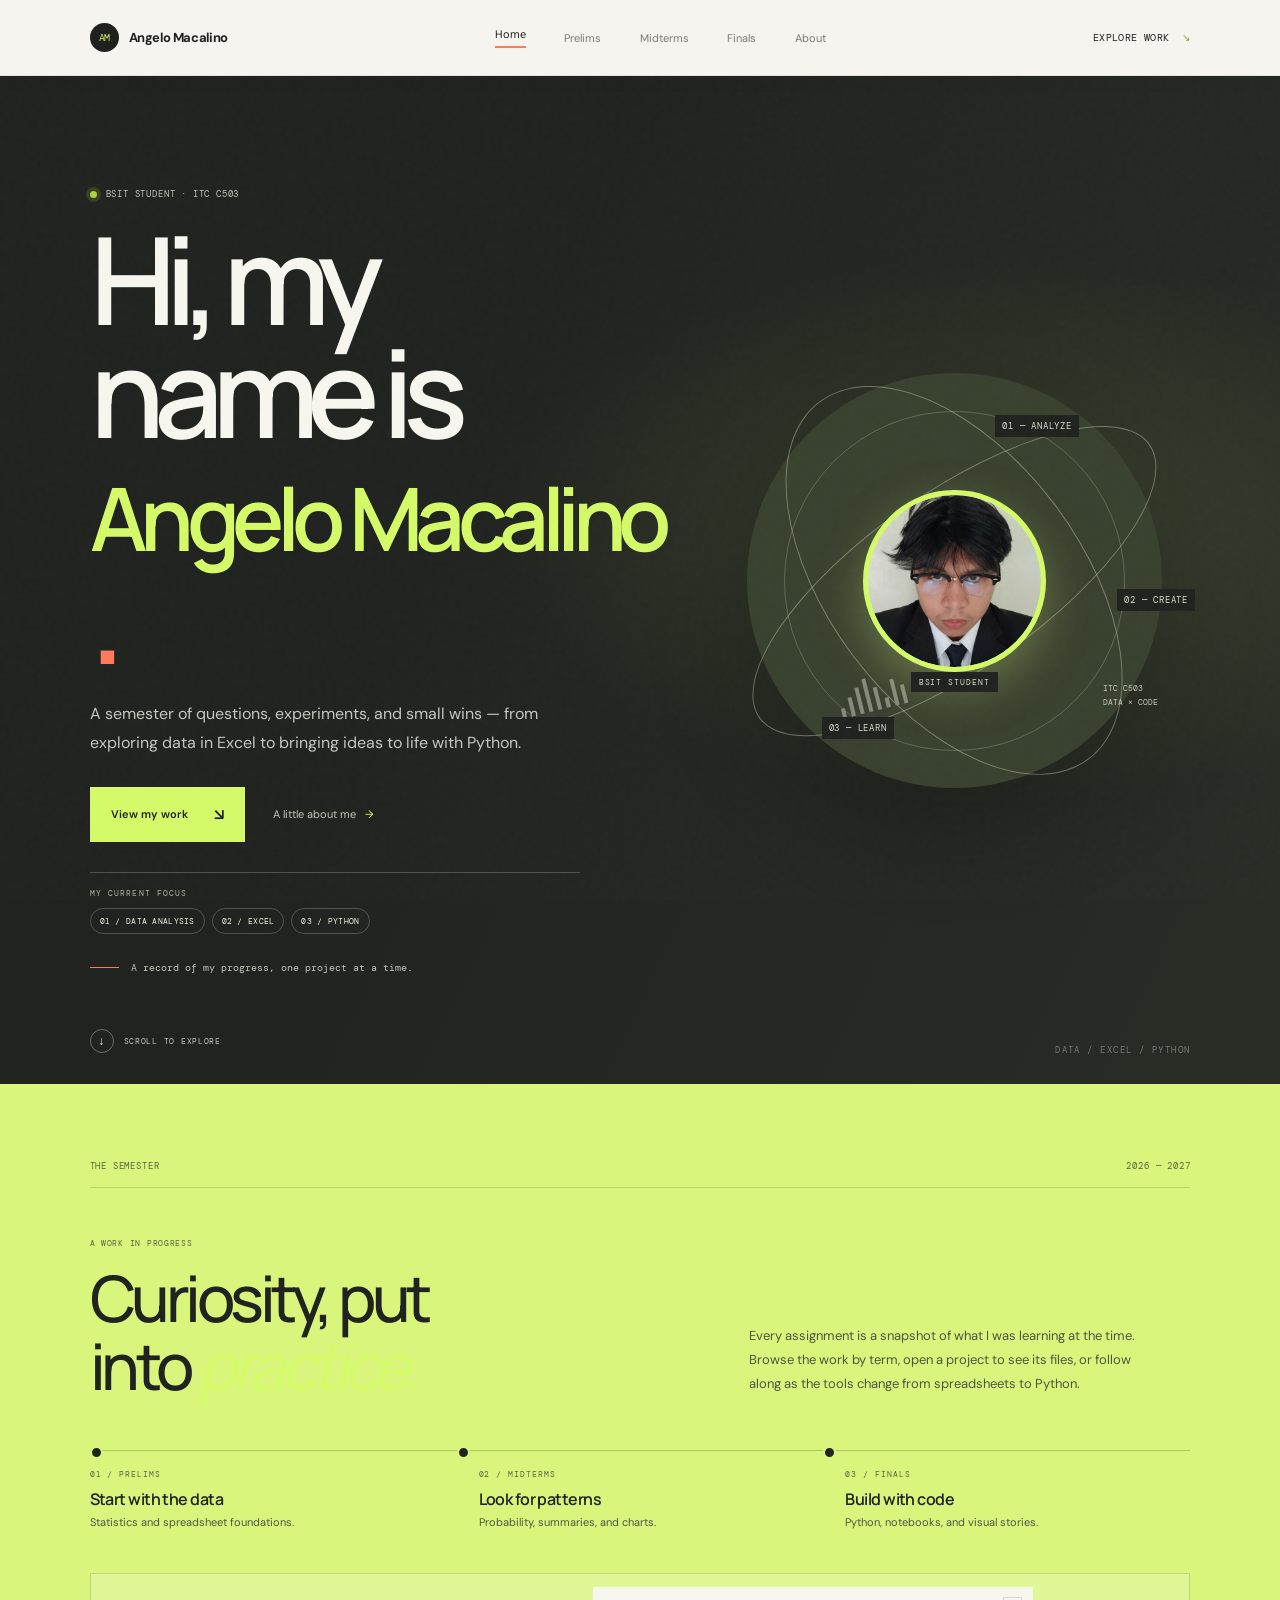
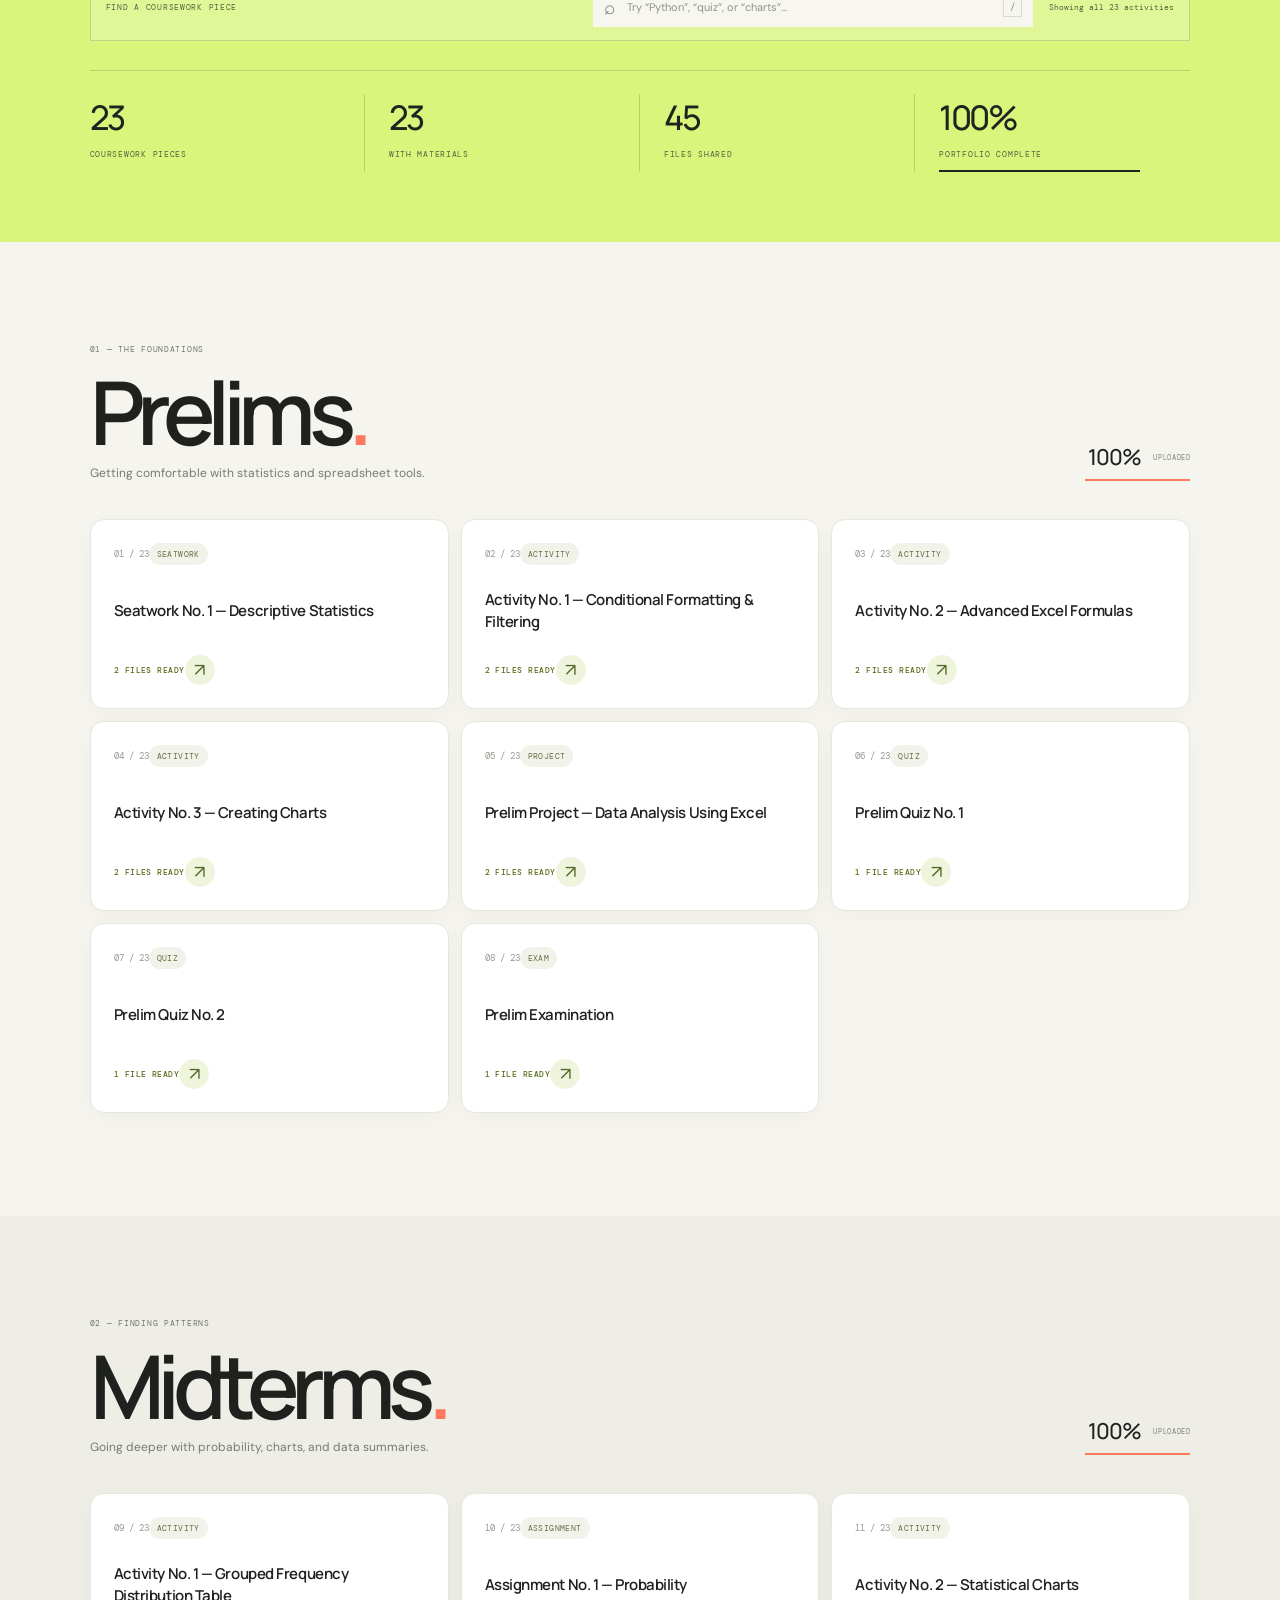
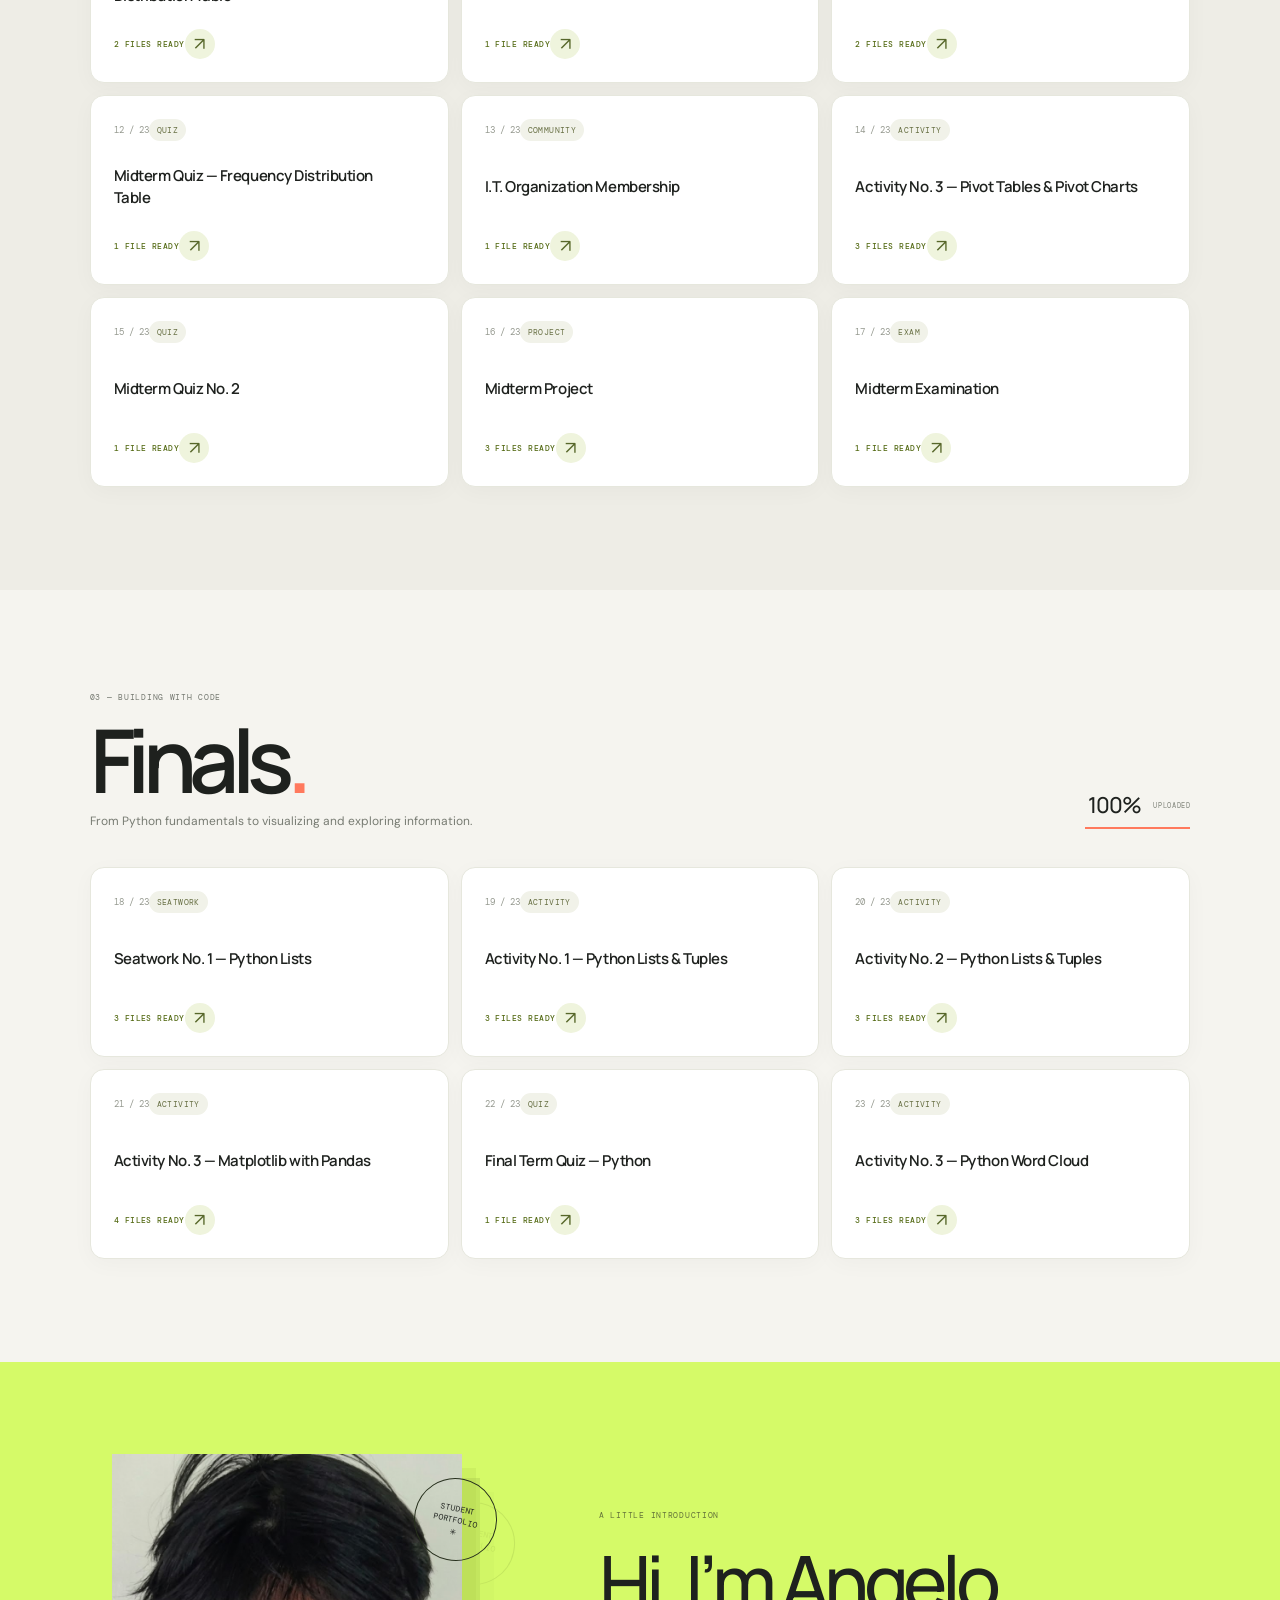
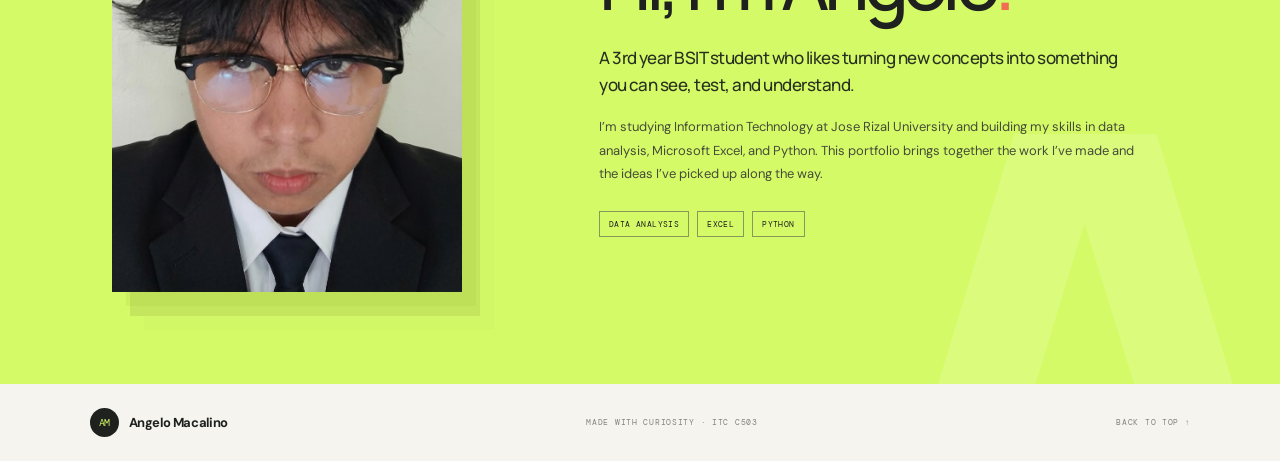
<file: index.html>
<!doctype html>
<html lang="en">
<head>
  <meta charset="utf-8" />
  <meta name="viewport" content="width=device-width, initial-scale=1" />
  <meta name="robots" content="noindex" />
  <title>Angelo Macalino — BSIT Portfolio</title>
  <script>
    // The portfolio is stored in this subdirectory. Keep the redirect relative
    // so it works both on a custom domain and on GitHub Project Pages.
    const portfolioPath = new URL('./ITE%20PORTFOLIO-%20MACALINO/', window.location.href);
    portfolioPath.hash = window.location.hash;
    window.location.replace(portfolioPath.href);
  </script>
  <meta http-equiv="refresh" content="0; url=./ITE%20PORTFOLIO-%20MACALINO/" />
</head>
<body>
  <p>Opening the portfolio… <a href="./ITE%20PORTFOLIO-%20MACALINO/">Continue to Angelo Macalino’s portfolio</a>.</p>
</body>
</html>
</file>
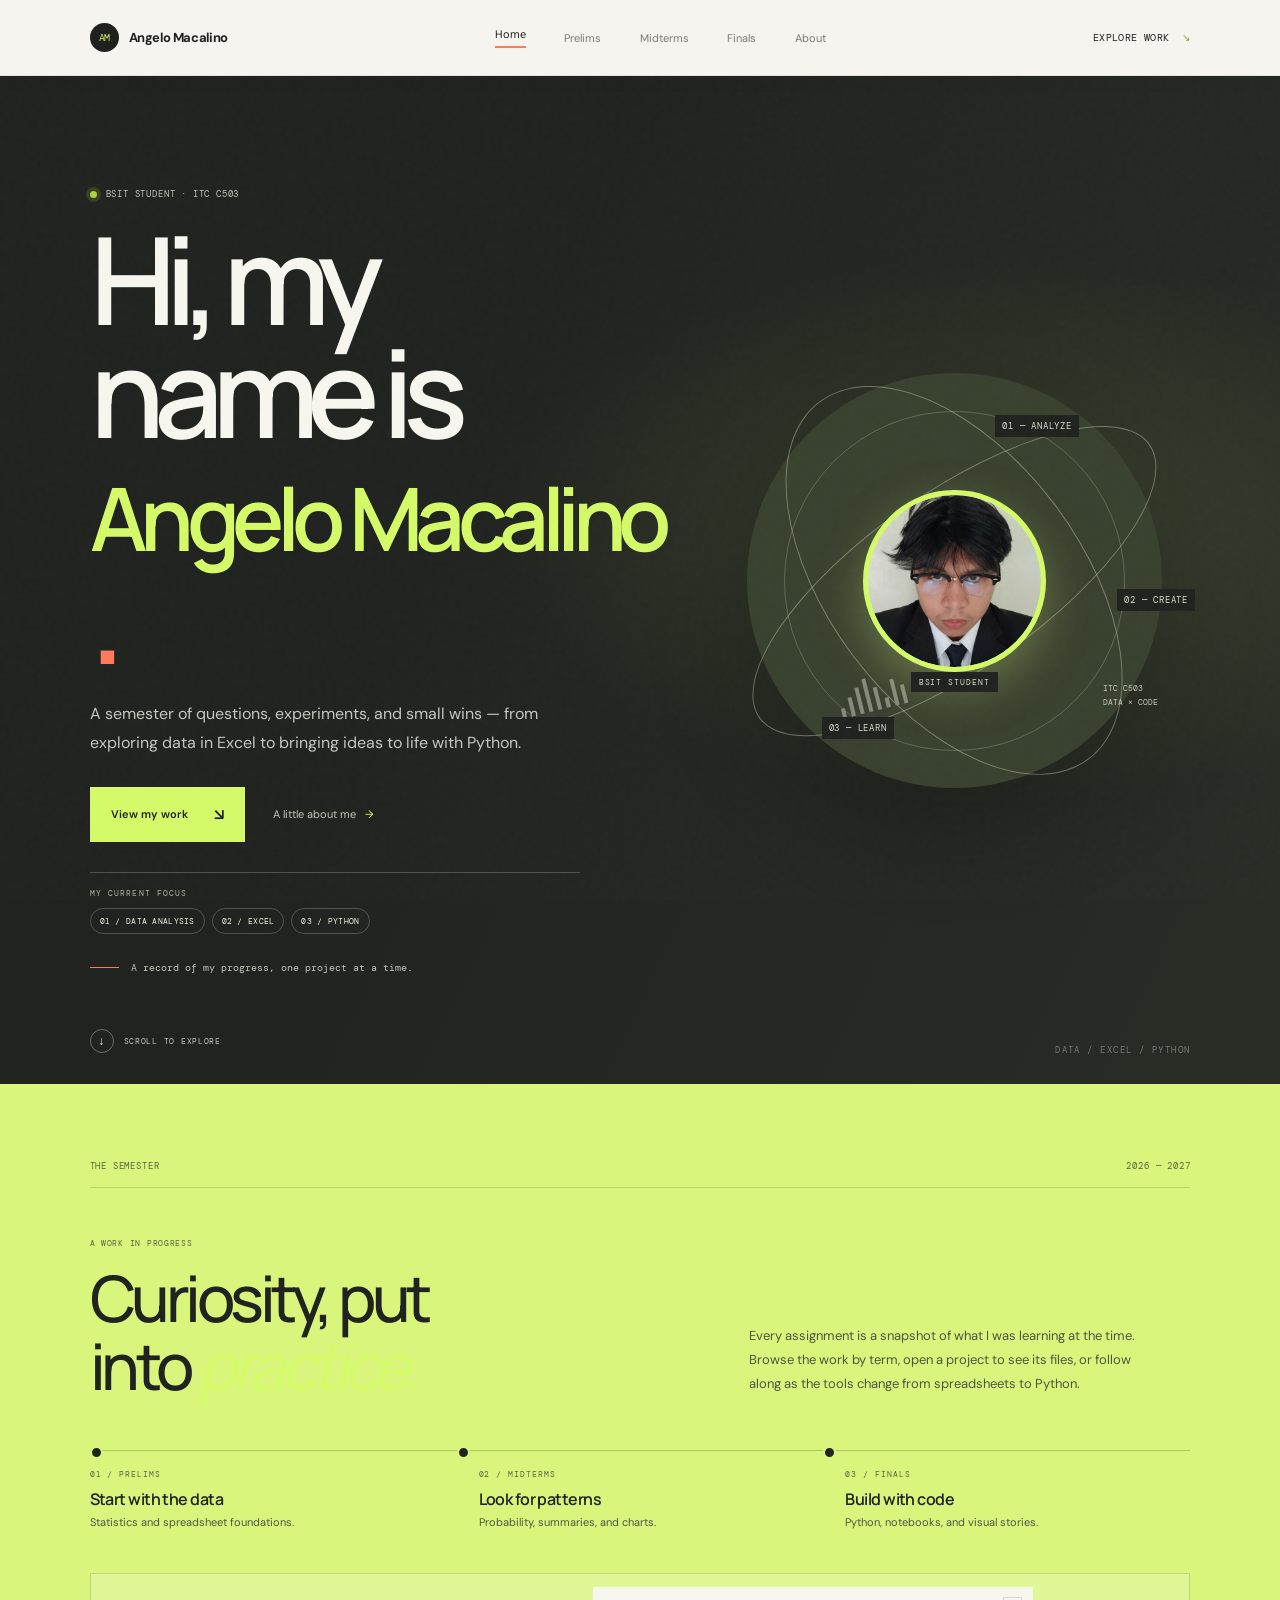
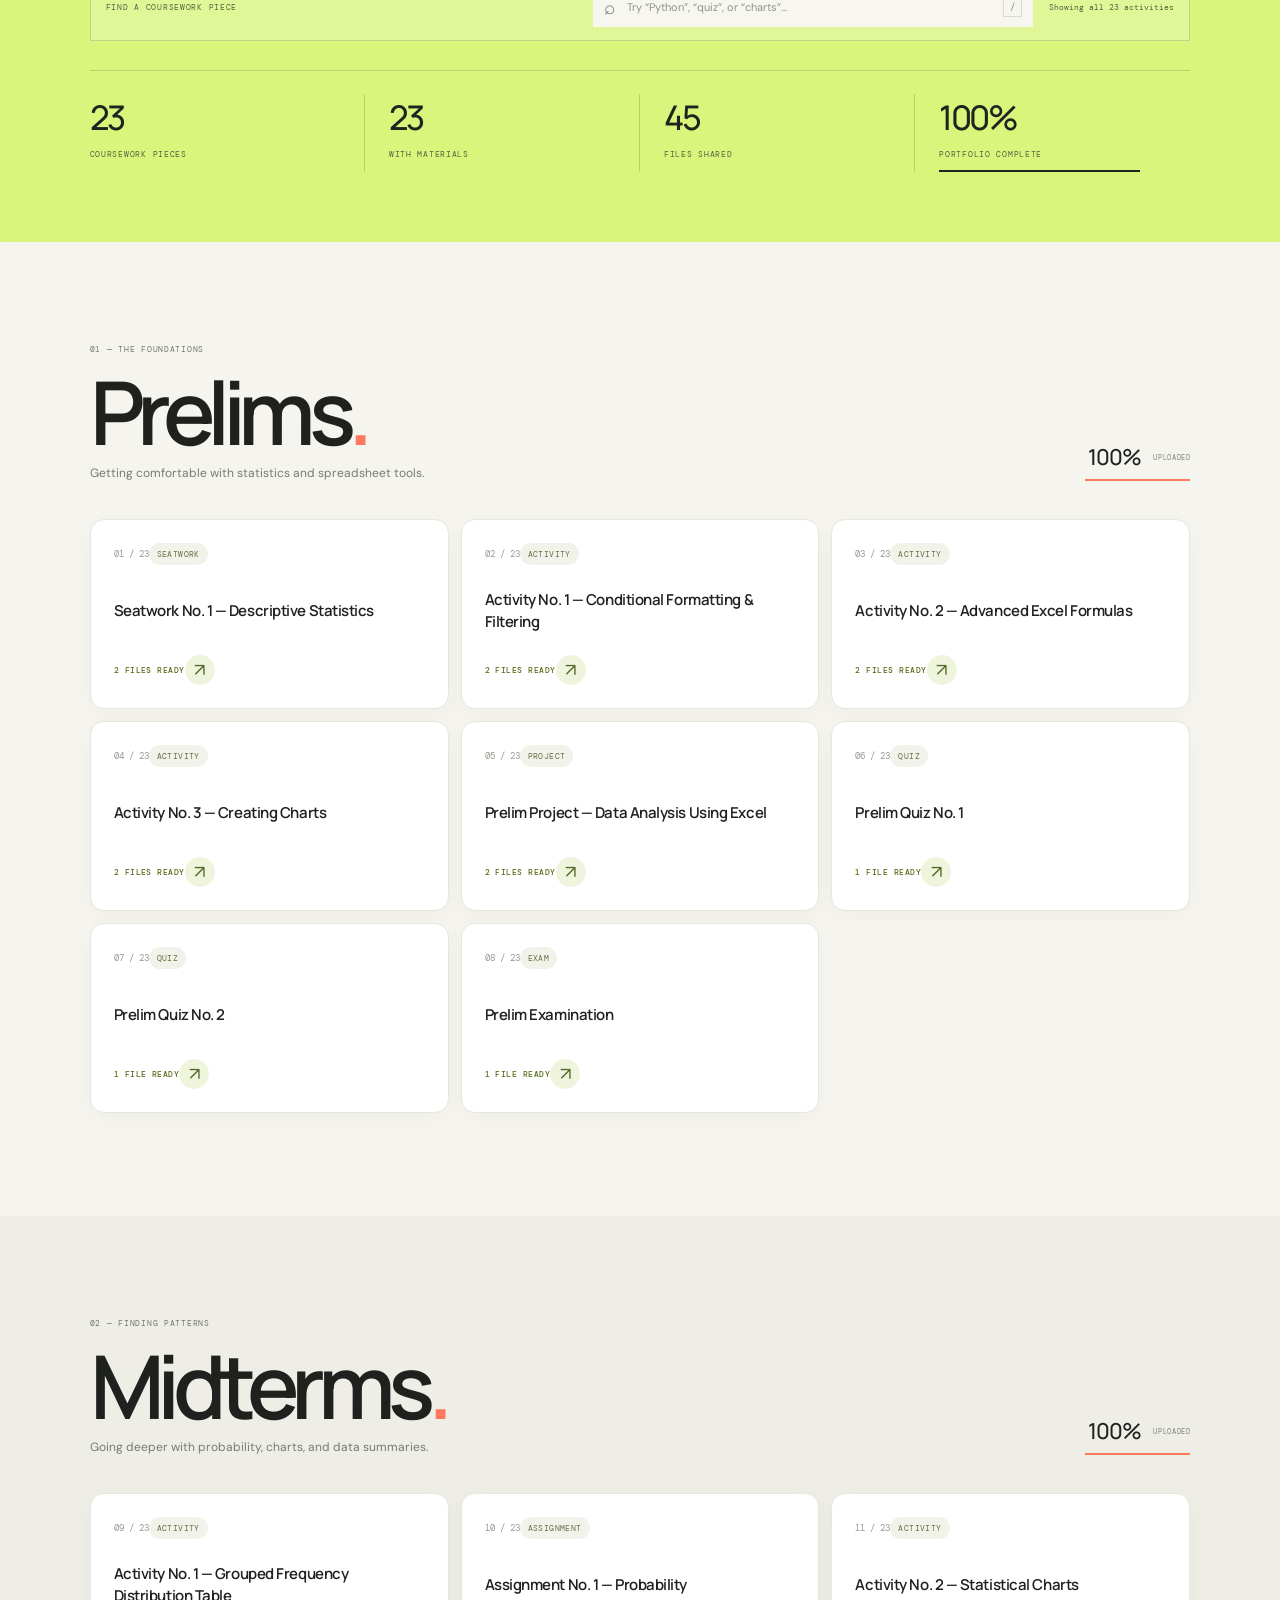
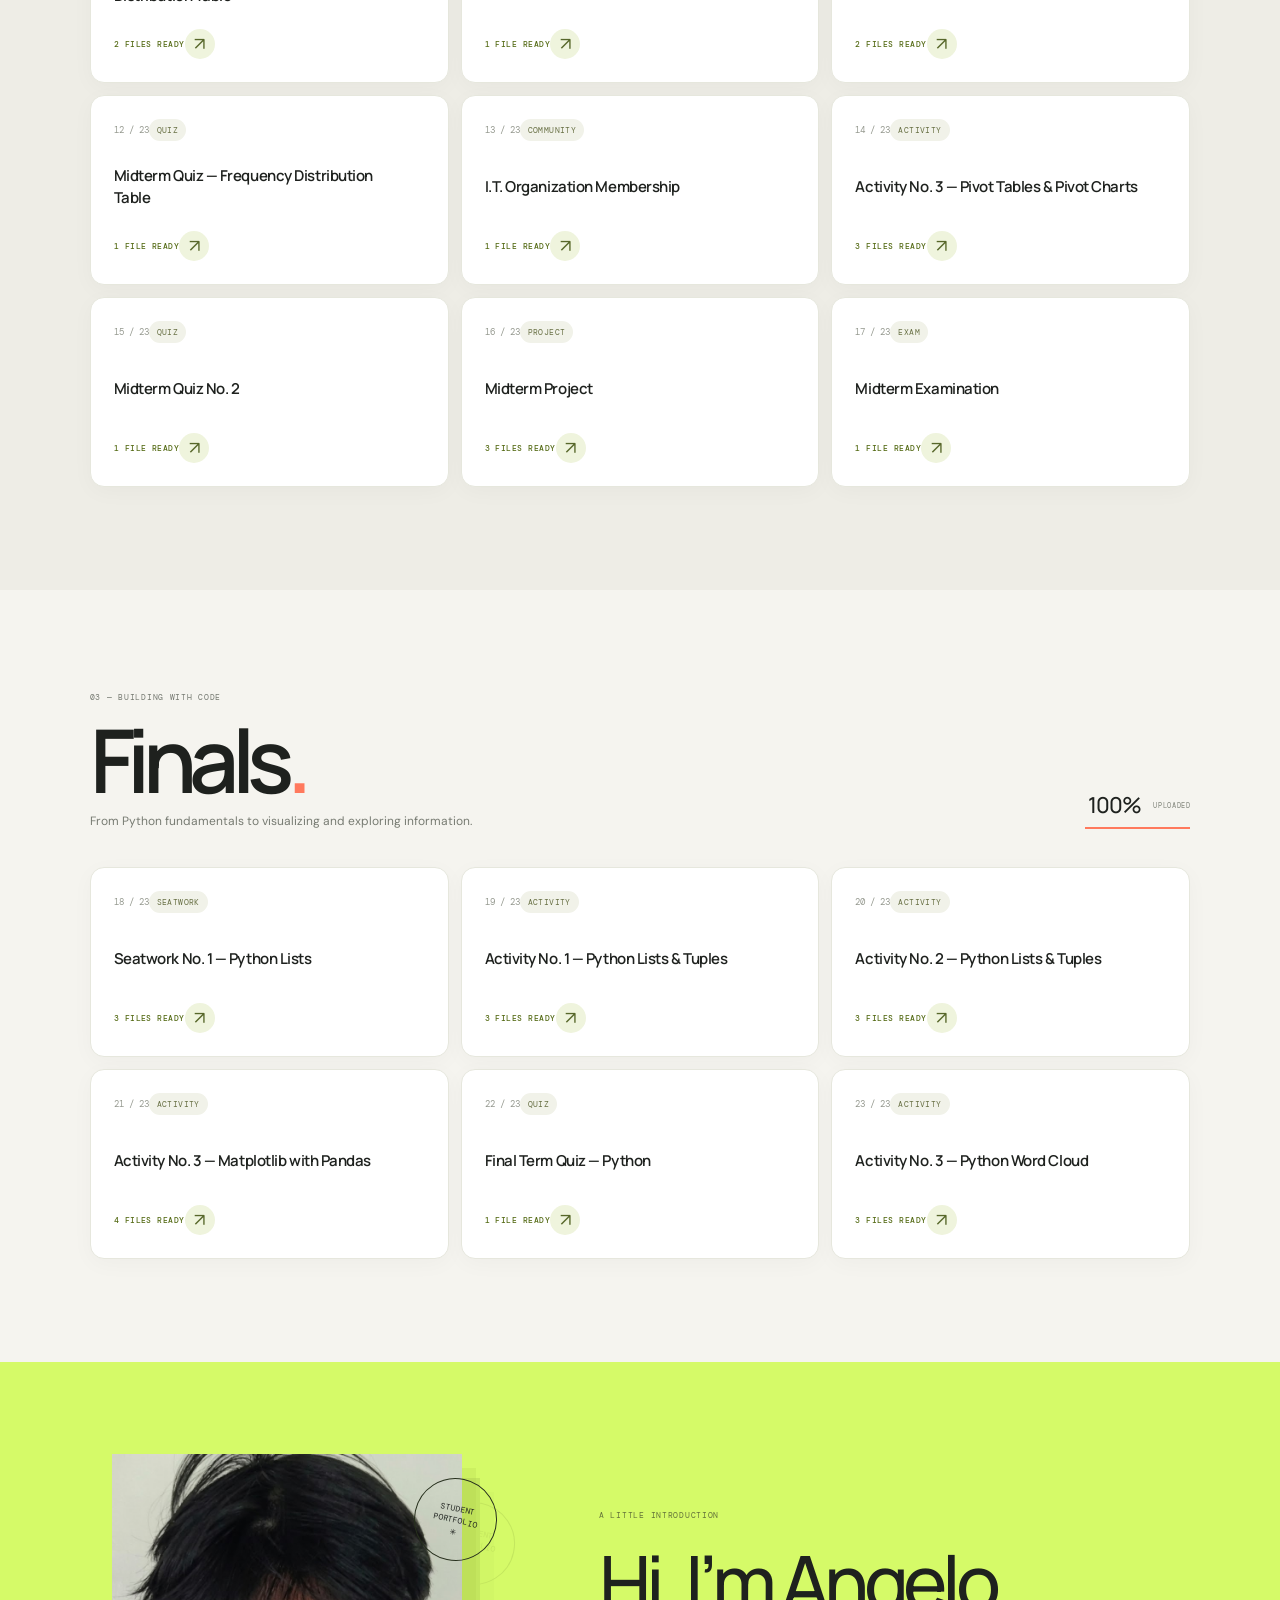
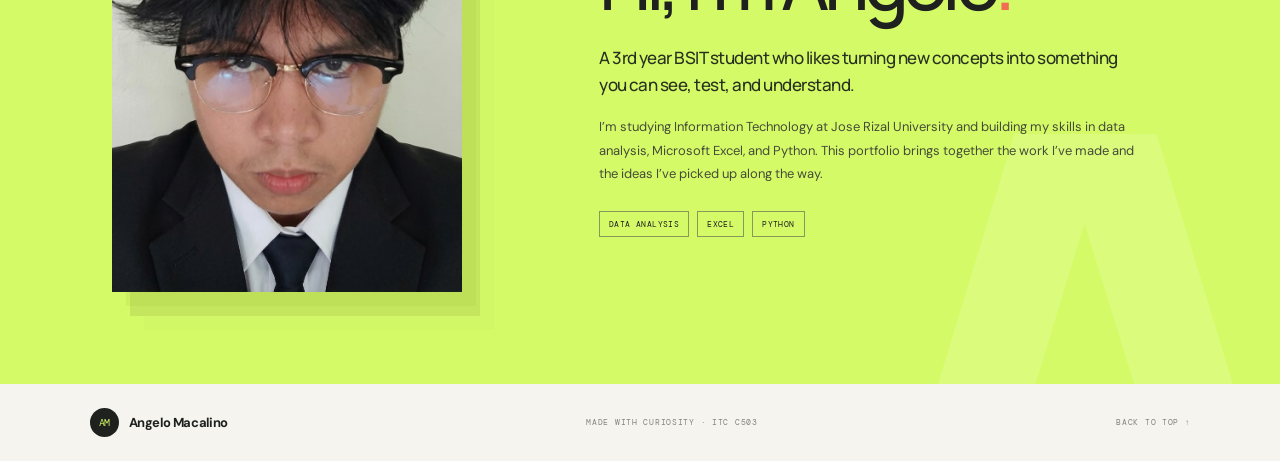
<file: ITE PORTFOLIO- MACALINO/index.html>
<!doctype html>
<html lang="en">
<head>
  <meta charset="utf-8" />
  <meta name="viewport" content="width=device-width, initial-scale=1" />
  <meta name="theme-color" content="#f5f4ef" />
  <meta name="description" content="Angelo Macalino's ITC C503 learning portfolio — statistics, Excel, and Python projects." />
  <title>Angelo Macalino — BSIT Portfolio</title>
  <link rel="preconnect" href="https://fonts.googleapis.com" />
  <link rel="preconnect" href="https://fonts.gstatic.com" crossorigin />
  <link href="https://fonts.googleapis.com/css2?family=DM+Mono:wght@400;500&family=DM+Sans:wght@400;500;600;700&family=Manrope:wght@400;500;600;700;800&display=swap" rel="stylesheet" />
  <link rel="stylesheet" href="style.css" />
</head>
<body>
  <div class="scroll-progress" aria-hidden="true"><i id="scroll-progress-bar"></i></div>
  <div class="page-grain" aria-hidden="true"></div>
  <header class="site-header">
    <a class="brand" href="#home" aria-label="Angelo Macalino home"><span class="brand-mark">AM</span><span>Angelo Macalino</span></a>
    <nav class="navbar" aria-label="Main navigation">
      <a class="nav-link active" href="#home">Home</a>
      <a class="nav-link" href="#prelims">Prelims</a>
      <a class="nav-link" href="#midterms">Midterms</a>
      <a class="nav-link" href="#finals">Finals</a>
      <a class="nav-link" href="#about">About</a>
    </nav>
    <a class="header-cta" href="#prelims">Explore work <span aria-hidden="true">↘</span></a>
  </header>

  <main>
    <section id="home" class="hero section-anchor">
      <div class="hero-copy reveal">
        <p class="eyebrow"><span class="status-dot"></span> BSIT STUDENT · ITC C503</p>
        <h1>Hi, my name is<br /><span>Angelo Macalino</span><i class="title-period">.</i></h1>
        <p class="hero-intro">A semester of questions, experiments, and small wins — from exploring data in Excel to bringing ideas to life with Python.</p>
        <div class="hero-actions">
          <a class="button button-dark" href="#prelims">View my work <span aria-hidden="true">↘</span></a>
          <a class="text-link" href="#about">A little about me <span aria-hidden="true">→</span></a>
        </div>
        <div class="hero-focus" aria-label="Current areas of study">
          <span class="hero-focus-label">MY CURRENT FOCUS</span>
          <div><span>01 / DATA ANALYSIS</span><span>02 / EXCEL</span><span>03 / PYTHON</span></div>
        </div>
        <div class="hero-note"><span class="note-line"></span> A record of my progress, one project at a time.</div>
      </div>
      <div class="hero-art reveal">
        <div class="art-orbit orbit-one"></div><div class="art-orbit orbit-two"></div>
        <div class="art-core static-profile-photo"><img src="assets/profile-photo.png" alt="Angelo Macalino" /></div>
        <span class="hero-photo-hint">BSIT STUDENT</span>
        <span class="art-label label-top">01 — ANALYZE</span><span class="art-label label-right">02 — CREATE</span><span class="art-label label-bottom">03 — LEARN</span>
        <div class="art-bars"><i></i><i></i><i></i><i></i><i></i><i></i><i></i><i></i><i></i></div>
        <span class="art-coordinate">ITC C503<br />DATA × CODE</span>
      </div>
      <a class="scroll-cue" href="#overview"><span class="scroll-icon">↓</span> SCROLL TO EXPLORE</a>
    </section>

    <section id="overview" class="overview section-anchor">
      <div class="section-kicker"><span>THE SEMESTER</span><span>2026 — 2027</span></div>
      <div class="overview-row">
        <div><p class="eyebrow">A WORK IN PROGRESS</p><h2>Curiosity, put<br />into <em>practice.</em></h2></div>
        <p class="overview-text">Every assignment is a snapshot of what I was learning at the time. Browse the work by term, open a project to see its files, or follow along as the tools change from spreadsheets to Python.</p>
      </div>
      <div class="semester-path" aria-label="Learning path through the semester">
        <article class="path-step"><span>01 / PRELIMS</span><h3>Start with the data</h3><p>Statistics and spreadsheet foundations.</p></article>
        <article class="path-step"><span>02 / MIDTERMS</span><h3>Look for patterns</h3><p>Probability, summaries, and charts.</p></article>
        <article class="path-step"><span>03 / FINALS</span><h3>Build with code</h3><p>Python, notebooks, and visual stories.</p></article>
      </div>
      <div class="work-search">
        <label for="activity-search">FIND A COURSEWORK PIECE</label>
        <div class="search-field"><span aria-hidden="true">⌕</span><input id="activity-search" type="search" placeholder="Try “Python”, “quiz”, or “charts”…" autocomplete="off" /><kbd>/</kbd></div>
        <p id="search-results" aria-live="polite">Showing all 23 activities</p>
      </div>
      <div class="stats-grid">
        <div class="stat"><strong id="total-activities">23</strong><span>COURSEWORK PIECES</span></div>
        <div class="stat"><strong id="uploaded-activities">0</strong><span>WITH MATERIALS</span></div>
        <div class="stat"><strong id="total-files">0</strong><span>FILES SHARED</span></div>
        <div class="stat stat-progress"><strong id="overall-progress">0%</strong><span>PORTFOLIO COMPLETE</span><div class="progress-track"><i id="overall-progress-bar"></i></div></div>
      </div>
    </section>

    <section id="prelims" class="work-section section-anchor">
      <div class="section-heading reveal"><div><p class="eyebrow">01 — THE FOUNDATIONS</p><h2>Prelims<span class="heading-dot">.</span></h2><p class="section-description">Getting comfortable with statistics and spreadsheet tools.</p></div><div class="term-progress"><span id="prelims-progress">0%</span><span>UPLOADED</span><i><b id="prelims-progress-bar"></b></i></div></div>
      <div class="card-grid" id="prelims-grid"></div>
    </section>

    <section id="midterms" class="work-section midterm-section section-anchor">
      <div class="section-heading reveal"><div><p class="eyebrow">02 — FINDING PATTERNS</p><h2>Midterms<span class="heading-dot">.</span></h2><p class="section-description">Going deeper with probability, charts, and data summaries.</p></div><div class="term-progress"><span id="midterms-progress">0%</span><span>UPLOADED</span><i><b id="midterms-progress-bar"></b></i></div></div>
      <div class="card-grid" id="midterms-grid"></div>
    </section>

    <section id="finals" class="work-section finals-section section-anchor">
      <div class="section-heading reveal"><div><p class="eyebrow">03 — BUILDING WITH CODE</p><h2>Finals<span class="heading-dot">.</span></h2><p class="section-description">From Python fundamentals to visualizing and exploring information.</p></div><div class="term-progress"><span id="finals-progress">0%</span><span>UPLOADED</span><i><b id="finals-progress-bar"></b></i></div></div>
      <div class="card-grid" id="finals-grid"></div>
    </section>

    <section id="about" class="about-section section-anchor">
      <div class="about-art reveal"><div class="about-photo-wrap"><img src="assets/profile-photo.png" alt="Angelo Macalino" /></div><span class="about-stamp">STUDENT<br />PORTFOLIO<br />✳</span></div>
      <div class="about-copy reveal"><p class="eyebrow">A LITTLE INTRODUCTION</p><h2>Hi, I’m Angelo<span class="heading-dot">.</span></h2><p class="about-lede">A 3rd year BSIT student who likes turning new concepts into something you can see, test, and understand.</p><p>I’m studying Information Technology at Jose Rizal University and building my skills in data analysis, Microsoft Excel, and Python. This portfolio brings together the work I’ve made and the ideas I’ve picked up along the way.</p><div class="about-tags"><span>DATA ANALYSIS</span><span>EXCEL</span><span>PYTHON</span></div></div>
    </section>
  </main>

    <footer class="site-footer"><a class="brand" href="#home"><span class="brand-mark">AM</span><span>Angelo Macalino</span></a><span>MADE WITH CURIOSITY · ITC C503</span><a href="#home">BACK TO TOP ↑</a></footer>

  <div id="activity-modal" class="modal hidden" role="dialog" aria-modal="true" aria-labelledby="modal-title">
    <div class="modal-content">
      <button class="close-btn" id="modal-close" type="button" aria-label="Close dialog">×</button>
      <p class="eyebrow" id="modal-category">COURSEWORK</p><h3 id="modal-title"></h3>
      <p class="modal-hint">Saved PDFs and images for this activity appear together below.</p>
      <div id="preview-area" class="preview-area"></div>
      <ul id="file-list" class="file-list"></ul>
    </div>
  </div>
  <script src="script.js"></script>
</body>
</html>
</file>
<file: ITE PORTFOLIO- MACALINO/style.css>
:root{--paper:#f5f4ef;--ink:#1e211e;--muted:#757971;--line:#dcddd5;--lime:#d5fa68;--orange:#ff795d;--sans:'DM Sans',sans-serif;--display:'Manrope',sans-serif;--mono:'DM Mono',monospace;--gutter:clamp(22px,7vw,108px)}
*{box-sizing:border-box}html{scroll-behavior:smooth;scroll-padding-top:90px}body{margin:0;background:var(--paper);color:var(--ink);font-family:var(--sans);overflow-x:hidden}body.modal-open{overflow:hidden}a{color:inherit;text-decoration:none}button{font:inherit}.page-grain{position:fixed;inset:0;z-index:5;pointer-events:none;opacity:.12;background-image:url("data:image/svg+xml,%3Csvg viewBox='0 0 180 180' xmlns='http://www.w3.org/2000/svg'%3E%3Cfilter id='n'%3E%3CfeTurbulence type='fractalNoise' baseFrequency='.85' numOctaves='3' stitchTiles='stitch'/%3E%3C/filter%3E%3Crect width='100%25' height='100%25' filter='url(%23n)' opacity='.16'/%3E%3C/svg%3E")}.site-header{position:sticky;top:0;z-index:20;height:76px;padding:0 var(--gutter);display:flex;align-items:center;justify-content:space-between;background:rgba(245,244,239,.88);backdrop-filter:blur(16px);border-bottom:1px solid rgba(30,33,30,.08)}.brand{display:inline-flex;align-items:center;gap:10px;font-size:13px;font-weight:700;letter-spacing:-.03em}.brand-mark{display:grid;place-items:center;width:29px;height:29px;border-radius:50%;background:var(--ink);color:var(--lime);font:10px var(--mono);letter-spacing:-.1em}.navbar{display:flex;gap:clamp(18px,3vw,42px);align-items:center}.nav-link{font-size:11px;color:#777b73;transition:color .2s}.nav-link:hover,.nav-link.active{color:var(--ink)}.nav-link.active:after{content:'';display:block;height:2px;background:var(--orange);margin-top:5px}.header-cta{font:10px var(--mono);text-transform:uppercase;letter-spacing:.04em}.header-cta span{color:#8aa52a;margin-left:6px}.hero{position:relative;min-height:650px;padding:112px var(--gutter) 110px;display:grid;grid-template-columns:1.05fr .95fr;align-items:center;gap:6vw;max-width:1600px;margin:auto}.hero-copy{max-width:580px}.eyebrow,.section-kicker,.stat span,.term-progress>span:last-of-type,.art-label,.scroll-cue,.site-footer>span,.site-footer>a:last-child{font:9px var(--mono);letter-spacing:.09em}.eyebrow{color:var(--muted);display:flex;align-items:center;gap:9px;margin:0 0 22px}.status-dot{width:7px;height:7px;border-radius:50%;background:#a9d43d;box-shadow:0 0 0 4px rgba(169,212,61,.16)}h1,h2,h3,p{margin-top:0}.hero h1{font:600 clamp(56px,8.4vw,112px)/.99 var(--display);letter-spacing:-.09em;margin:0 0 26px}.hero h1 span{font-weight:400;color:#8a8e85}.title-period,.heading-dot{color:var(--orange);font-style:normal}.hero-intro{font-size:15px;line-height:1.8;color:#666b63;max-width:440px;margin-bottom:29px}.hero-actions{display:flex;align-items:center;gap:28px}.button{display:inline-flex;align-items:center;gap:26px;padding:15px 19px;font-size:11px;font-weight:600;transition:transform .2s,background .2s}.button:hover{transform:translateY(-3px)}.button-dark{background:var(--ink);color:white}.button-dark span{color:var(--lime);font-size:16px}.text-link{font-size:11px;color:#555a52}.text-link span{margin-left:6px;color:#9ba93b}.hero-note{margin-top:57px;font:10px var(--mono);color:#898d84;display:flex;gap:12px;align-items:center}.note-line{width:29px;height:1px;background:var(--orange)}.hero-art{position:relative;justify-self:center;width:min(34vw,415px);aspect-ratio:1;border-radius:50%;background:#e6e8dc;display:grid;place-items:center;animation:float 7s ease-in-out infinite}.hero-art:before{content:'';position:absolute;inset:9%;border:1px solid #cfd2c5;border-radius:50%}.art-orbit{position:absolute;border:1px solid #c2c6b7;border-radius:50%;transform:rotate(-35deg)}.orbit-one{width:115%;height:43%}.orbit-two{width:108%;height:61%;transform:rotate(53deg)}.art-core{width:44%;aspect-ratio:1;border-radius:50%;background:var(--lime);display:flex;flex-direction:column;justify-content:center;align-items:center;position:relative;z-index:2;box-shadow:0 17px 45px #aebe6b66;animation:pulse 4s ease-in-out infinite}.art-core span{font:11px var(--mono);letter-spacing:.18em}.art-core strong{font:40px var(--display);font-weight:400}.art-bars{position:absolute;bottom:19%;left:22%;display:flex;align-items:end;gap:5px;height:35px;transform:rotate(-14deg)}.art-bars i{display:block;width:4px;background:#858b7d;animation:bar 1.3s ease-in-out infinite alternate}.art-bars i:nth-child(1),.art-bars i:nth-child(6){height:10px}.art-bars i:nth-child(2),.art-bars i:nth-child(8){height:19px;animation-delay:.2s}.art-bars i:nth-child(3),.art-bars i:nth-child(7){height:27px;animation-delay:.4s}.art-bars i:nth-child(4){height:34px;animation-delay:.1s}.art-bars i:nth-child(5){height:23px;animation-delay:.3s}.art-label{position:absolute;z-index:2;color:#73796c;background:var(--paper);padding:5px 7px}.label-top{top:10%;right:20%}.label-right{right:-8%;top:52%}.label-bottom{bottom:12%;left:18%}.art-coordinate{position:absolute;right:1%;bottom:19%;font:8px/1.7 var(--mono);color:#8b9082}.scroll-cue{position:absolute;bottom:31px;left:var(--gutter);display:flex;align-items:center;gap:10px;color:#8b8d84;font-size:8px}.scroll-icon{display:grid;place-items:center;border:1px solid var(--line);width:24px;height:24px;border-radius:50%;font-size:12px;color:var(--ink)}.overview{background:#232621;color:#f7f6ef;padding:76px var(--gutter) 70px}.section-kicker{display:flex;justify-content:space-between;color:#a5a99c;padding-bottom:15px;border-bottom:1px solid #ffffff24}.overview-row{display:flex;justify-content:space-between;align-items:end;gap:40px;padding:50px 0 45px}.overview .eyebrow{color:#a5a99c;font-size:8px;margin-bottom:16px}.overview h2,.about-copy h2{font:500 clamp(40px,5vw,67px)/1.07 var(--display);letter-spacing:-.07em;margin:0}.overview h2 em{color:var(--lime);font-weight:400}.overview-text{max-width:390px;color:#b7baae;font-size:13px;line-height:1.85;margin:0 4vw 5px 0}.stats-grid{display:grid;grid-template-columns:repeat(4,1fr);border-top:1px solid #ffffff24;padding-top:23px}.stat{display:flex;flex-direction:column;gap:9px;border-right:1px solid #ffffff24;padding-left:24px;min-height:73px}.stat:first-child{padding-left:0}.stat:last-child{border:0}.stat strong{font:500 34px var(--display);letter-spacing:-.07em}.stat span{font-size:8px;color:#a5a99c}.stat-progress{position:relative}.progress-track{height:2px;background:#ffffff32;width:80%;margin-top:2px}.progress-track i{display:block;width:0;height:100%;background:var(--lime);transition:width .5s}.work-section{padding:102px var(--gutter) 103px;max-width:1600px;margin:auto}.midterm-section{background:#eeede6;max-width:none}.midterm-section .section-heading,.midterm-section .card-grid{max-width:1384px;margin-left:auto;margin-right:auto}.section-heading{display:flex;align-items:end;justify-content:space-between;gap:25px;margin-bottom:38px}.section-heading .eyebrow{font-size:8px;margin-bottom:13px}.section-heading h2{font:600 clamp(42px,6.2vw,76px)/1 var(--display);letter-spacing:-.085em;margin:0 0 10px}.section-description{font-size:12px;color:#777b72;margin:0}.term-progress{display:grid;grid-template-columns:auto auto;align-items:center;column-gap:10px;row-gap:7px;text-align:right}.term-progress>span:first-child{font:500 22px var(--display);letter-spacing:-.05em}.term-progress>span:last-of-type{font-size:7px;color:#82867c}.term-progress i{grid-column:1/3;width:105px;height:2px;background:#d8d9d0;justify-self:end}.term-progress i b{display:block;background:var(--orange);width:0;height:100%;transition:width .5s}.card-grid{display:grid;grid-template-columns:repeat(3,minmax(0,1fr));gap:12px}.card{position:relative;min-height:160px;padding:20px 21px;background:#eeede7;border:1px solid transparent;display:flex;flex-direction:column;justify-content:space-between;cursor:pointer;text-align:left;color:var(--ink);transition:transform .25s,border-color .25s,background .25s;overflow:hidden}.midterm-section .card{background:var(--paper)}.card:before{content:'';position:absolute;width:100px;height:100px;border-radius:50%;right:-42px;top:-49px;background:var(--lime);opacity:0;transform:scale(.5);transition:opacity .25s,transform .35s}.card:hover{transform:translateY(-4px);border-color:#cdd0c2;background:#f7f6f1}.card:hover:before{opacity:.48;transform:scale(1)}.card-top,.card-bottom{display:flex;justify-content:space-between;align-items:center;position:relative;z-index:1}.card-number{font:9px var(--mono);color:#969a90}.card-type{font:8px var(--mono);color:#83887d;text-transform:uppercase;letter-spacing:.05em}.card-title{font:600 14px/1.5 var(--display);letter-spacing:-.03em;max-width:91%;margin:19px 0 18px;position:relative;z-index:1}.card-arrow{font-size:18px;color:#9ba638;transition:transform .2s}.card:hover .card-arrow{transform:translate(3px,-3px)}.card-status{font:8px var(--mono);letter-spacing:.06em;color:#9a9e94}.card-status.has-files{color:#647b21}.finals-section .card{background:#eeede7}.about-section{background:var(--lime);padding:92px var(--gutter);display:grid;grid-template-columns:.8fr 1.2fr;gap:clamp(40px,9vw,140px);align-items:center}.about-art{position:relative;max-width:350px;width:100%;justify-self:center}.about-photo-wrap{aspect-ratio:4/5;background:#e6edbd;overflow:hidden;position:relative}.about-photo-wrap img{width:100%;height:100%;object-fit:cover;display:none}.about-photo-wrap img.visible{display:block}.about-initials{position:absolute;inset:0;display:grid;place-items:center;font:500 clamp(90px,15vw,175px)/1 var(--display);letter-spacing:-.13em;color:#8a9d47}.about-initials.hidden{display:none}.photo-edit{position:absolute;left:-11px;bottom:27px;border:0;background:var(--ink);color:white;padding:11px 14px;font-size:10px;cursor:pointer}.photo-edit span{color:var(--lime);margin-right:7px}.about-stamp{position:absolute;right:-35px;top:24px;border:1px solid #27301d;border-radius:50%;width:83px;height:83px;display:grid;place-content:center;text-align:center;font:8px/1.5 var(--mono);transform:rotate(12deg)}.about-copy .eyebrow{color:#64733a;font-size:8px}.about-copy h2{font-size:clamp(42px,6vw,75px);margin-bottom:22px}.about-copy .heading-dot{color:#f26e52}.about-copy>p:not(.eyebrow){font-size:13px;line-height:1.8;max-width:540px;color:#454c37}.about-copy .about-lede{font:500 17px/1.6 var(--display)!important;letter-spacing:-.03em;color:#28301f!important}.about-tags{display:flex;gap:8px;flex-wrap:wrap;margin-top:25px}.about-tags span{border:1px solid #88975a;padding:7px 9px;font:8px var(--mono);letter-spacing:.05em}.site-footer{padding:24px var(--gutter);display:flex;justify-content:space-between;align-items:center;background:var(--paper)}.site-footer>span,.site-footer>a:last-child{font-size:8px;color:#81867c}.modal{position:fixed;inset:0;z-index:50;background:rgba(20,22,19,.58);backdrop-filter:blur(6px);display:grid;place-items:center;padding:20px;animation:fade .2s}.modal.hidden{display:none}.modal-content{position:relative;width:min(100%,590px);max-height:min(84vh,760px);overflow:auto;background:var(--paper);padding:clamp(25px,5vw,45px)}.close-btn{position:absolute;top:18px;right:20px;border:1px solid var(--line);border-radius:50%;width:34px;height:34px;background:transparent;font-size:22px;cursor:pointer;color:var(--ink)}.modal-content .eyebrow{margin-bottom:13px;font-size:8px}.modal-content h3{font:600 clamp(23px,4vw,34px)/1.2 var(--display);letter-spacing:-.055em;max-width:88%;margin-bottom:8px}.modal-hint{font-size:11px;color:var(--muted);margin-bottom:23px}.upload-button{display:flex;align-items:center;gap:14px;background:var(--ink);color:white;padding:13px 16px;width:max-content;max-width:100%;cursor:pointer;font-size:11px}.upload-button span{font-size:9px;color:#b6bbad}.drop-zone{margin-top:10px;padding:20px;border:1px dashed #bec1b6;text-align:center;color:#787d73;font-size:10px;transition:background .2s,border .2s}.drop-zone span{font-size:15px;margin-right:8px}.drop-zone.dragover{background:#e9efcf;border-color:#a5ba51}.file-list{list-style:none;padding:0;margin:19px 0 0}.file-list:empty{display:none}.file-list li{display:grid;grid-template-columns:minmax(0,1fr) auto;gap:10px;align-items:center;padding:12px 0;border-bottom:1px solid var(--line)}.file-name-button{background:none;border:0;padding:0;text-align:left;min-width:0;overflow:hidden;text-overflow:ellipsis;white-space:nowrap;font-size:11px;cursor:pointer;color:var(--ink)}.file-name-button:hover{text-decoration:underline}.file-actions{display:flex;gap:5px}.file-actions button{border:1px solid var(--line);background:transparent;padding:6px 8px;font-size:9px;cursor:pointer}.file-actions button:hover{border-color:var(--ink)}.file-actions .delete-file{color:#c1523e}.preview-area{margin-top:16px;text-align:center}.preview-area:empty{display:none}.preview-area img,.preview-area embed{max-width:100%;max-height:350px}.preview-area iframe{width:100%;height:380px;border:0}.preview-area p{font-size:11px;color:var(--muted)}.reveal{opacity:0;transform:translateY(18px);transition:opacity .75s ease,transform .75s cubic-bezier(.2,.7,.2,1)}.reveal.in-view{opacity:1;transform:translateY(0)}.card{animation:rise .45s both}.card:nth-child(2){animation-delay:.035s}.card:nth-child(3){animation-delay:.07s}.card:nth-child(4){animation-delay:.105s}.card:nth-child(5){animation-delay:.14s}.card:nth-child(6){animation-delay:.175s}.card:nth-child(7){animation-delay:.21s}.card:nth-child(8){animation-delay:.245s}.card:nth-child(9){animation-delay:.28s}@keyframes rise{from{opacity:0;transform:translateY(12px)}to{opacity:1;transform:translateY(0)}}@keyframes fade{from{opacity:0}to{opacity:1}}@keyframes float{0%,100%{transform:translateY(0) rotate(-2deg)}50%{transform:translateY(-12px) rotate(1deg)}}@keyframes pulse{0%,100%{transform:scale(1)}50%{transform:scale(1.045)}}@keyframes bar{to{transform:scaleY(.5);transform-origin:bottom}}@media(max-width:850px){.site-header{height:66px}.navbar{gap:17px}.header-cta{display:none}.hero{min-height:610px;gap:3vw}.hero-art{width:min(39vw,340px)}.card-grid{grid-template-columns:repeat(2,minmax(0,1fr))}.about-section{gap:7vw}.art-coordinate{right:-4%}}@media(max-width:600px){.site-header{padding:0 18px;height:auto;min-height:62px;flex-wrap:wrap}.brand{font-size:11px}.navbar{order:2;width:100%;overflow:auto;justify-content:space-between;gap:15px;padding:0 0 11px}.nav-link{font-size:10px;white-space:nowrap}.nav-link.active:after{margin-top:3px}.hero{min-height:auto;padding:70px 22px 80px;grid-template-columns:1fr;gap:57px}.hero h1{font-size:clamp(60px,15vw,85px)}.hero-intro{font-size:13px}.hero-note{margin-top:35px}.hero-art{width:min(70vw,310px);grid-row:2}.scroll-cue{left:22px;bottom:20px}.overview{padding:55px 22px}.overview-row{display:block;padding:38px 0 28px}.overview-text{margin:22px 0 0}.stats-grid{grid-template-columns:repeat(2,1fr);row-gap:20px}.stat{padding-left:14px;min-height:67px}.stat:nth-child(odd){padding-left:0}.stat:nth-child(2){border:0}.stat strong{font-size:29px}.work-section{padding:70px 22px}.section-heading{align-items:start}.section-heading h2{font-size:49px}.section-description{font-size:11px;max-width:250px;line-height:1.6}.term-progress{margin-top:5px}.term-progress i{width:73px}.card-grid{grid-template-columns:1fr;gap:9px}.card{min-height:135px;padding:17px}.card-title{font-size:13px;margin:13px 0}.about-section{padding:69px 22px;grid-template-columns:1fr;gap:45px}.about-art{width:min(74%,300px);justify-self:start;margin-left:12px}.about-copy h2{font-size:51px}.site-footer{padding:20px 22px;flex-wrap:wrap;gap:15px}.site-footer>span{order:3;width:100%}.modal{padding:10px}.modal-content{padding:27px 20px}.file-list li{grid-template-columns:minmax(0,1fr);gap:8px}.file-actions{justify-content:flex-start}.upload-button{width:100%;justify-content:center}}@media(prefers-reduced-motion:reduce){*,*::before,*::after{scroll-behavior:auto!important;animation-duration:.01ms!important;animation-iteration-count:1!important;transition-duration:.01ms!important}.reveal{opacity:1;transform:none}}

/* Hero introduction and shared profile photo picker */
.hero h1{font-size:clamp(48px,6.6vw,88px)}
.hero h1 span{display:inline-block;font-size:.72em;white-space:nowrap;letter-spacing:-.075em;color:#777d72}
.art-core.hero-photo-button{position:relative;padding:0;border:4px solid var(--paper);overflow:visible;color:var(--ink);cursor:pointer;transition:transform .25s,box-shadow .25s}
.hero-photo-button:hover{transform:scale(1.06);box-shadow:0 18px 50px #aebe6b99}
.hero-photo-button:focus-visible{outline:3px solid var(--orange);outline-offset:5px}
.hero-photo-button img{position:absolute;inset:0;width:100%;height:100%;border-radius:50%;object-fit:cover;display:none}
.hero-photo-button img.visible{display:block}
.hero-photo-button .hero-photo-initials{font:600 clamp(34px,5vw,58px)/1 var(--display);letter-spacing:-.09em;color:#384324}
.hero-photo-button .hero-photo-initials.hidden{display:none}
.hero-photo-button i{position:absolute;right:-4px;bottom:3px;display:grid;place-items:center;width:28px;height:28px;border-radius:50%;background:var(--ink);color:var(--lime);font:normal 18px var(--sans);border:2px solid #e6e8dc}
.hero-photo-hint{position:absolute;z-index:3;top:72%;font:8px var(--mono);letter-spacing:.12em;color:#707668;background:var(--paper);padding:5px 8px;pointer-events:none}
@media(max-width:600px){.hero h1{font-size:clamp(48px,13vw,68px)}.hero h1 span{font-size:.68em}.hero-art{width:min(70vw,310px)}}

/* Search, keyboard focus, and final interaction polish */
.work-search{display:grid;grid-template-columns:1fr minmax(240px,440px) auto;align-items:center;gap:16px;margin:0 0 29px;padding:13px 15px;border:1px solid #ffffff25;background:#ffffff08}
.work-search>label{font:8px var(--mono);letter-spacing:.09em;color:#b7baae}
.search-field{height:40px;display:flex;align-items:center;gap:10px;padding:0 11px;background:#f7f6ef;color:#72776d}
.search-field>span{font-size:19px;line-height:1}
.search-field input{width:100%;min-width:0;border:0;outline:0;background:transparent;color:var(--ink);font:11px var(--sans)}
.search-field input::placeholder{color:#91958c}
.search-field kbd{font:9px var(--mono);padding:3px 6px;border:1px solid #d9dbd1;color:#85897f}
.work-search>p{margin:0;text-align:right;font:8px var(--mono);color:#a5a99c;white-space:nowrap}
.card[hidden]{display:none}
.no-results{grid-column:1/-1;margin:0;padding:24px 0;color:#b7baae;font-size:12px}
:where(a,button,input,label,[tabindex]):focus-visible{outline:3px solid var(--orange);outline-offset:4px}
.card:focus-visible,.file-actions button:focus-visible{outline-offset:2px}
.button-dark:hover{background:#373b33}
.photo-edit:hover,.upload-button:hover{background:#383c34}
.photo-edit,.upload-button,.close-btn,.file-actions button{transition:background .2s,border-color .2s,transform .2s}
.upload-button{outline-offset:3px}
.site-header{box-shadow:0 5px 24px #1e211e05}
.hero{overflow:hidden}
.card-status.has-files{font-weight:500}
.work-section{scroll-margin-top:80px}
.modal-content{box-shadow:0 30px 100px #10120e38}
@media(max-width:850px){.work-search{grid-template-columns:1fr auto}.work-search>label{grid-column:1/-1}.work-search>p{font-size:7px}}
@media(max-width:600px){.work-search{grid-template-columns:1fr;gap:9px;margin-bottom:22px;padding:12px}.work-search>label{grid-column:auto}.work-search>p{text-align:left}.search-field{height:42px}.search-field kbd{display:none}.hero{overflow:visible}.work-section{scroll-margin-top:102px}}

/* Motion system: subtle, staggered, and tied to the page scroll */
.scroll-progress{position:fixed;z-index:40;inset:0 0 auto;height:3px;pointer-events:none;background:transparent}
.scroll-progress i{display:block;width:100%;height:100%;transform:scaleX(0);transform-origin:left center;background:linear-gradient(90deg,var(--orange),var(--lime));box-shadow:0 0 12px #d5fa6866}
.hero{background:radial-gradient(ellipse at 78% 42%,#e8ebdf 0,transparent 37%)}
.hero-art .orbit-one{animation:orbit-one 28s linear infinite}
.hero-art .orbit-two{animation:orbit-two 36s linear infinite}
.hero-art:before{animation:ring-breathe 5s ease-in-out infinite}
.hero-photo-hint{animation:hint-float 4s ease-in-out infinite}
.art-label{animation:label-float 5s ease-in-out infinite}
.label-right{animation-delay:-1.7s}.label-bottom{animation-delay:-3.2s}
.status-dot{animation:status-pulse 2.8s ease-in-out infinite}
.nav-link{position:relative;transition:color .25s,transform .25s}
.nav-link:after{width:0;transition:width .25s ease}
.nav-link.active:after{width:100%}
.nav-link:hover{transform:translateY(-1px)}
.brand-mark{transition:transform .35s cubic-bezier(.2,.8,.2,1),background .25s}
.brand:hover .brand-mark{transform:rotate(-12deg) scale(1.08);background:#343831}
.card.card-reveal{animation:none;opacity:0;transform:translateY(24px) scale(.985);transition:opacity .65s ease,transform .65s cubic-bezier(.2,.75,.2,1),border-color .25s,background .25s;transition-delay:var(--card-delay,0ms)}
.card.card-reveal.in-view{opacity:1;transform:translateY(0) scale(1)}
.card.card-reveal.in-view:hover{transform:translateY(-5px) scale(1.005)}
.card:after{content:'';position:absolute;inset:0;z-index:0;pointer-events:none;background:linear-gradient(115deg,transparent 35%,#ffffff66 50%,transparent 65%);transform:translateX(-130%);transition:transform .65s ease}
.card:hover:after{transform:translateX(130%)}
.button-dark,.photo-edit,.upload-button{transition:transform .25s cubic-bezier(.2,.8,.2,1),background .25s,box-shadow .25s}
.button-dark:hover,.photo-edit:hover,.upload-button:hover{transform:translateY(-2px);box-shadow:0 9px 22px #1e211e22}
.scroll-cue .scroll-icon{transition:transform .25s,border-color .25s,background .25s}
.scroll-cue:hover .scroll-icon{transform:translateY(3px);border-color:var(--orange);background:#fff}
.section-heading .term-progress i b,.progress-track i{transition:width .8s cubic-bezier(.2,.75,.2,1)}
.about-photo-wrap{box-shadow:14px 14px 0 #a9c74633;transition:box-shadow .35s,transform .35s}
.about-art:hover .about-photo-wrap{transform:translate(-3px,-3px);box-shadow:18px 18px 0 #a9c74655}
.about-stamp{animation:stamp-turn 24s linear infinite}
@keyframes orbit-one{from{transform:rotate(-35deg)}to{transform:rotate(325deg)}}
@keyframes orbit-two{from{transform:rotate(53deg)}to{transform:rotate(413deg)}}
@keyframes ring-breathe{0%,100%{transform:scale(.98);opacity:.65}50%{transform:scale(1.025);opacity:1}}
@keyframes hint-float{0%,100%{translate:0 0}50%{translate:0 -4px}}
@keyframes label-float{0%,100%{translate:0 0}50%{translate:0 -5px}}
@keyframes status-pulse{0%,100%{box-shadow:0 0 0 4px #a9d43d29}50%{box-shadow:0 0 0 7px #a9d43d12}}
@keyframes stamp-turn{to{rotate:372deg}}
@media(max-width:600px){.hero{background:radial-gradient(ellipse at 78% 62%,#e8ebdf 0,transparent 42%)}.card.card-reveal{transition-duration:.45s}.about-art:hover .about-photo-wrap{transform:none}}
@media(prefers-reduced-motion:reduce){.hero-art,.hero-art *, .status-dot,.art-label,.hero-photo-hint,.about-stamp{animation:none!important}.card.card-reveal{opacity:1;transform:none;transition:none}.card:hover:after{display:none}.scroll-progress i{transition:none}}

/* High contrast visual refresh */
.hero{min-height:min(780px,calc(100svh - 76px));background:#20231f;color:#f7f6ef;isolation:isolate}
.hero:before{content:'';position:absolute;z-index:-1;inset:0;background:radial-gradient(ellipse at 78% 45%,#56613a77 0,transparent 35%),linear-gradient(115deg,#20231f 35%,#292d26 100%)}
.hero:after{content:'DATA  /  EXCEL  /  PYTHON';position:absolute;right:var(--gutter);bottom:28px;color:#ffffff5c;font:9px var(--mono);letter-spacing:.16em}
.hero .eyebrow,.hero .hero-note,.hero .text-link{color:#c1c5b9}
.hero h1{font-size:clamp(68px,9.5vw,132px);line-height:.93;max-width:800px}
.hero h1 span{color:var(--lime);font-size:.72em;font-weight:600;letter-spacing:-.085em}
.hero-intro{color:#c5c8bf;font-size:16px;max-width:465px}
.hero .button-dark{background:var(--lime);color:var(--ink);padding:17px 21px}
.hero .button-dark span{color:var(--ink)}
.hero .text-link span{color:var(--lime)}
.hero-art{background:#39412f;box-shadow:0 35px 100px #0c0e0c55}
.hero-art:before{border-color:#9da78c66}
.hero-art .art-orbit{border-color:#dce5c266}
.hero-art .art-label,.hero-photo-hint{background:#20231f;color:#d8deca}
.hero-photo-button{background:var(--lime)}
.hero-photo-button i{border-color:#39412f}
.art-coordinate{color:#c2c8b7}
.scroll-cue{color:#c1c5b9}
.scroll-icon{border-color:#ffffff55;color:#f7f6ef}
.overview{background:#d9f57b;color:#20231f}
.overview .section-kicker,.overview .eyebrow,.overview .stat span{color:#596242}
.overview .section-kicker,.overview .stats-grid{border-color:#20231f2b}
.overview-text{color:#4e5543}
.overview .stat{border-color:#20231f2b}
.overview .progress-track{background:#20231f35}
.overview .progress-track i{background:#20231f}
.work-search{border-color:#20231f2b;background:#ffffff35}
.work-search>label,.work-search>p{color:#596242}
.work-section{max-width:none;padding-left:max(var(--gutter),calc((100vw - 1384px)/2));padding-right:max(var(--gutter),calc((100vw - 1384px)/2))}
.section-heading h2{font-size:clamp(52px,7vw,88px)}
.card,.midterm-section .card,.finals-section .card{min-height:190px;padding:23px;background:#fff;border:1px solid #e6e7dd;border-radius:14px;box-shadow:0 5px 22px #25291e08}
.card:hover,.midterm-section .card:hover,.finals-section .card:hover{background:#fff;border-color:#c3cf9b;box-shadow:0 18px 38px #25291e14}
.card-title{font-size:15px;line-height:1.45}
.card-type{padding:6px 8px;border-radius:999px;background:#f1f2e9;color:#687044}
.card-arrow{display:grid;place-items:center;width:30px;height:30px;border-radius:50%;background:#eff4dd;color:#57672a}
.card-status.has-files{color:#566c17}
.about-section{position:relative;overflow:hidden}
.about-section:after{content:'A';position:absolute;right:2vw;bottom:-.48em;font:800 min(55vw,700px)/1 var(--display);letter-spacing:-.1em;color:#ffffff24;pointer-events:none}
.about-copy,.about-art{position:relative;z-index:1}
.about-art{filter:drop-shadow(18px 24px 0 #536b2022)}
@media(max-width:850px){.hero{min-height:690px}.hero h1{font-size:clamp(64px,9vw,92px)}.work-section{padding-left:var(--gutter);padding-right:var(--gutter)}}
@media(max-width:600px){.hero{min-height:auto;padding-top:66px;background:#20231f}.hero:after{display:none}.hero h1{font-size:clamp(59px,14vw,84px)}.hero-art{background:#39412f}.overview{padding-top:48px}.card,.midterm-section .card,.finals-section .card{min-height:142px;padding:18px;border-radius:11px}.about-section:after{font-size:100vw;right:-.1em}}

/* Activity dialogs are now read-only previews */
.modal-content{width:min(100%,1100px);max-height:92vh}
.modal-hint{margin-bottom:17px}
.preview-area{display:grid;grid-template-columns:repeat(auto-fit,minmax(min(100%,360px),1fr));gap:14px;align-items:start;text-align:left}
.preview-card{min-width:0;padding:12px;background:#eeede7;border:1px solid #dedfd5;border-radius:10px}
.preview-card h4{margin:0 0 10px;overflow-wrap:anywhere;font:500 11px/1.4 var(--sans);color:#555b4b}
.preview-card img{display:block;width:100%;max-height:64vh;object-fit:contain;background:#fff;border-radius:5px}
.preview-card iframe{display:block;width:100%;height:min(64vh,620px);min-height:400px;border:0;background:#fff;border-radius:5px}
.empty-preview{grid-column:1/-1;margin:0;padding:36px 20px;background:#eeede7;border:1px dashed #c6c9bb;text-align:center;color:#747a6a;font-size:12px}
.file-list:not(:empty){margin-top:14px}
.file-list li{grid-template-columns:minmax(0,1fr) auto;padding:10px 12px;background:#eeede7;border:0;border-radius:6px}
.file-list li button{padding:7px 10px;border:1px solid #d1d4c8;background:#fff;font-size:10px;cursor:pointer}
@media(max-width:600px){.modal-content{max-height:94vh}.preview-area{grid-template-columns:1fr}.preview-card iframe{height:58vh;min-height:300px}.preview-card img{max-height:62vh}}

/* Use the selected profile portrait as a fixed site image */
.static-profile-photo{padding:0;border:5px solid var(--lime);overflow:hidden;animation:pulse 4s ease-in-out infinite}
.static-profile-photo img{display:block;width:100%;height:100%;border-radius:50%;object-fit:cover}
.about-photo-wrap img{display:block}
.hero-photo-hint{top:72%;pointer-events:none}

/* Home entrance and study-focus details */
.hero-focus{max-width:490px;margin-top:30px;padding-top:15px;border-top:1px solid #ffffff35}
.hero-focus-label{display:block;margin-bottom:10px;color:#aeb6a1;font:8px var(--mono);letter-spacing:.14em}
.hero-focus>div{display:flex;flex-wrap:wrap;gap:7px}
.hero-focus>div span{padding:7px 9px;border:1px solid #ffffff38;border-radius:999px;color:#edf3df;font:8px var(--mono);letter-spacing:.035em;transition:background .2s,border-color .2s,transform .2s}
.hero-focus>div span:hover{transform:translateY(-2px);background:#d5fa6820;border-color:var(--lime)}
.hero-note{margin-top:27px}
.semester-path{display:grid;grid-template-columns:repeat(3,minmax(0,1fr));margin:0 0 28px;padding:4px 0 0}
.path-step{position:relative;min-width:0;padding:18px 20px 14px 0;border-top:1px solid #20231f38}
.path-step+.path-step{padding-left:22px}
.path-step:before{content:'';position:absolute;top:-5px;left:0;width:9px;height:9px;border:2px solid #d9f57b;border-radius:50%;background:#20231f}
.path-step span{display:block;margin-bottom:10px;color:#5a6444;font:8px var(--mono);letter-spacing:.12em}
.path-step h3{margin:0 0 5px;font:600 16px/1.25 var(--display);letter-spacing:-.035em}
.path-step p{margin:0;color:#4e5543;font-size:11px;line-height:1.6}
.path-step{transition:transform .25s ease}
.path-step:hover{transform:translateY(-3px)}
.home-ready .hero-copy.in-view>*{animation:home-copy-enter .72s cubic-bezier(.2,.75,.2,1) both}
.home-ready .hero-copy.in-view>*:nth-child(1){animation-delay:.04s}
.home-ready .hero-copy.in-view>*:nth-child(2){animation-delay:.12s}
.home-ready .hero-copy.in-view>*:nth-child(3){animation-delay:.2s}
.home-ready .hero-copy.in-view>*:nth-child(4){animation-delay:.28s}
.home-ready .hero-copy.in-view>*:nth-child(5){animation-delay:.36s}
.home-ready .hero-copy.in-view>*:nth-child(6){animation-delay:.44s}
.home-ready .hero-art.reveal.in-view{animation:home-art-enter .9s cubic-bezier(.2,.75,.2,1) both,float 7s ease-in-out .9s infinite}
@keyframes home-copy-enter{from{opacity:0;transform:translateY(18px)}to{opacity:1;transform:translateY(0)}}
@keyframes home-art-enter{from{opacity:0;scale:.88;rotate:-5deg}to{opacity:1;scale:1;rotate:0deg}}
@media(max-width:600px){.hero-focus{margin-top:23px}.hero-focus>div{gap:6px}.hero-focus>div span{font-size:7px;padding:7px 8px}.semester-path{grid-template-columns:1fr;margin-top:2px}.path-step,.path-step+.path-step{padding:9px 0 11px 18px;border-top:0;border-left:1px solid #20231f38}.path-step:before{top:15px;left:-5px}.path-step span{margin-bottom:5px}.path-step h3{font-size:15px}}
@media(prefers-reduced-motion:reduce){.home-ready .hero-copy.in-view>*,.home-ready .hero-art.reveal.in-view{animation:none!important}.hero-focus>div span{transition:none}}

/* Keep content visible if JavaScript or the reveal observer is unavailable */
.reveal{opacity:1;transform:none}
.js-ready .reveal{opacity:0;transform:translateY(18px)}
.js-ready .reveal.in-view{opacity:1;transform:translateY(0)}
.opening-transition{position:fixed;z-index:100;inset:0;display:grid;place-items:center;overflow:hidden;background:#20231f;color:#f7f6ef;transform:translateY(0);transition:transform .72s cubic-bezier(.76,0,.24,1)}
.opening-transition:before{content:'';position:absolute;inset:0;background:radial-gradient(ellipse at 50% 45%,#56613a55,transparent 48%)}
.opening-transition:after{content:'AM';position:absolute;right:2vw;bottom:-.43em;color:#ffffff08;font:800 min(48vw,650px)/1 var(--display);letter-spacing:-.11em;pointer-events:none}
.opening-transition.is-leaving{transform:translateY(-102%)}
.opening-content{position:relative;z-index:1;width:min(530px,calc(100% - 44px));text-align:center}
.opening-kicker{display:block;color:#aeb6a1;font:9px var(--mono);letter-spacing:.2em;opacity:0;transform:translateY(10px)}
.opening-kicker i,.opening-content p i{color:var(--lime);font-style:normal}
.opening-monogram{display:grid;place-items:center;width:74px;height:74px;margin:27px auto 22px;border:1px solid #d5fa6870;border-radius:50%;color:var(--lime);font:500 20px var(--mono);letter-spacing:-.1em;opacity:0;scale:.78;rotate:-12deg}
.opening-content h2{margin:0;font:500 clamp(44px,8vw,72px)/.98 var(--display);letter-spacing:-.075em;opacity:0;transform:translateY(16px)}
.opening-content h2 em{color:var(--lime);font-weight:400}
.opening-content p{margin:22px 0 0;color:#bdc2b4;font:9px var(--mono);letter-spacing:.12em;opacity:0}
.opening-progress{display:block;width:min(210px,70%);height:2px;margin:34px auto 0;overflow:hidden;background:#ffffff27}
.opening-progress i{display:block;width:100%;height:100%;background:var(--lime);transform:scaleX(0);transform-origin:left}
.opening-transition.is-opening .opening-kicker{animation:opening-rise .55s .05s ease-out forwards}
.opening-transition.is-opening .opening-monogram{animation:opening-mark .65s .15s cubic-bezier(.2,.8,.2,1) forwards}
.opening-transition.is-opening .opening-content h2{animation:opening-rise .65s .28s cubic-bezier(.2,.75,.2,1) forwards}
.opening-transition.is-opening .opening-content p{animation:opening-rise .55s .42s ease-out forwards}
.opening-transition.is-opening .opening-progress i{animation:opening-progress 1.05s .12s cubic-bezier(.55,.05,.35,1) forwards}
@keyframes opening-rise{to{opacity:1;transform:translateY(0)}}
@keyframes opening-mark{to{opacity:1;scale:1;rotate:0deg}}
@keyframes opening-progress{to{transform:scaleX(1)}}
@media(prefers-reduced-motion:reduce){.opening-transition,.opening-transition *{animation:none!important;transition:none!important}}
</file>
